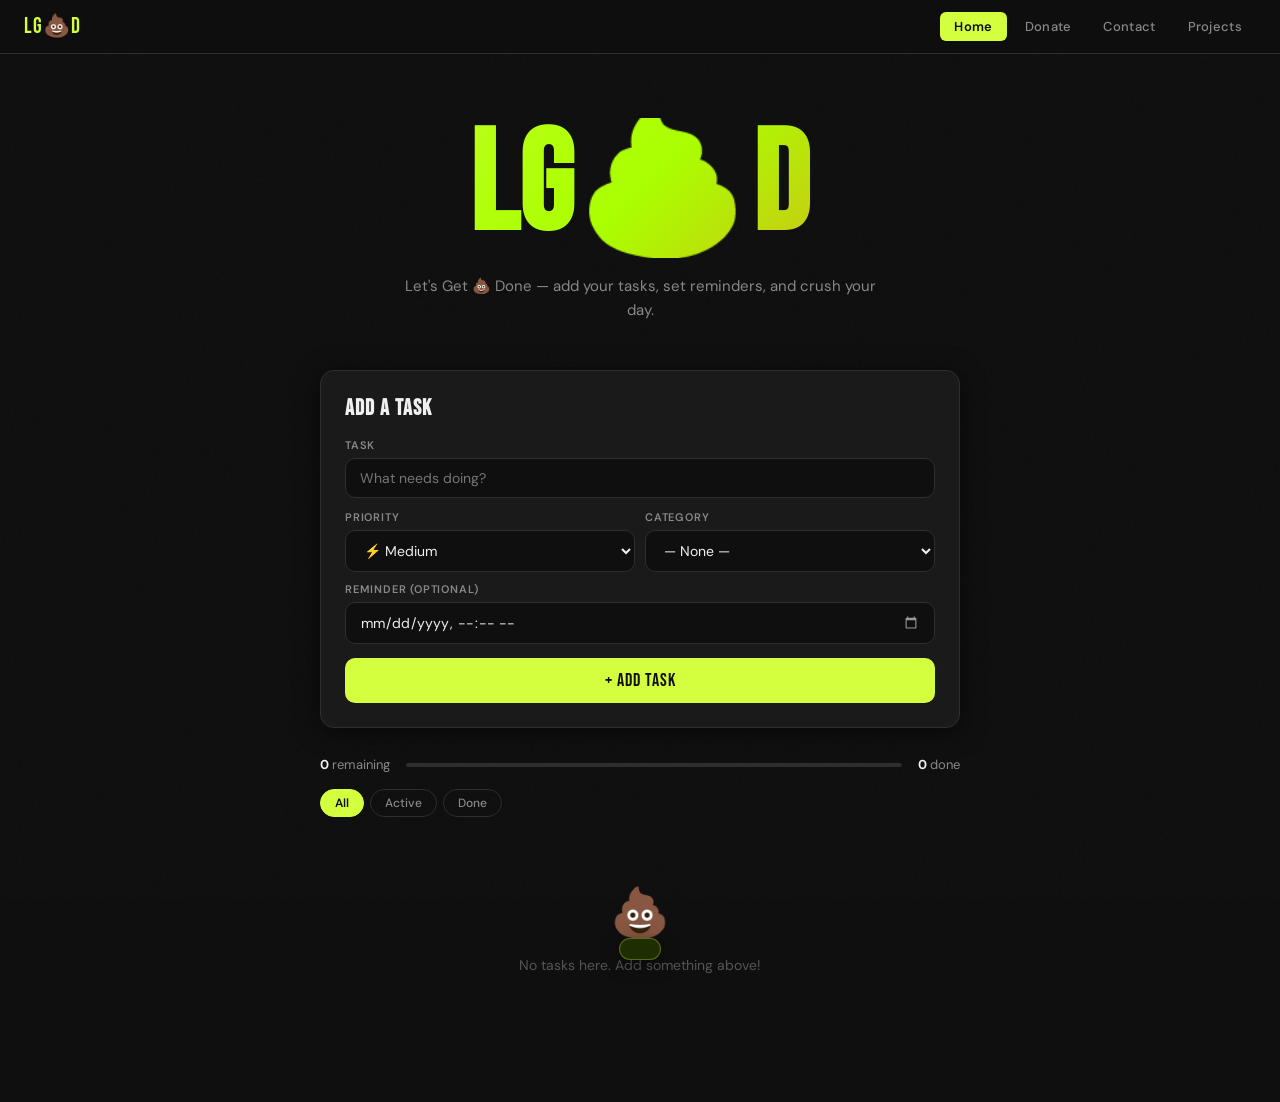
<file: index.html>
<!DOCTYPE html>
<html lang="en">
<head>
  <meta charset="UTF-8">
  <meta name="viewport" content="width=device-width, initial-scale=1.0">
  <title>LG💩D — Let's Get It Done</title>
  <link rel="preconnect" href="https://fonts.googleapis.com">
  <link href="https://fonts.googleapis.com/css2?family=Bebas+Neue&family=DM+Sans:wght@400;500;600&display=swap" rel="stylesheet">
  <style>
    /* ── Reset & Variables ─────────────────────────────── */
    *, *::before, *::after { box-sizing: border-box; margin: 0; padding: 0; }

    :root {
      --bg:       #0f0f0f;
      --surface:  #1a1a1a;
      --border:   #2e2e2e;
      --accent:   #d4ff3e;
      --accent2:  #ff6b35;
      --muted:    #555;
      --text:     #f0f0f0;
      --subtext:  #888;
      --done-bg:  #1c2a0e;
      --done-text:#6aaa1a;
      --radius:   10px;
      --shadow:   0 4px 24px rgba(0,0,0,.5);
    }

    body {
      background: var(--bg);
      color: var(--text);
      font-family: 'DM Sans', sans-serif;
      min-height: 100vh;
      padding: 0;
      overflow-x: hidden;
    }

    /* ── Noise texture overlay ─────────────────────────── */
    body::before {
      content: '';
      position: fixed;
      inset: 0;
      background-image: url("data:image/svg+xml,%3Csvg viewBox='0 0 256 256' xmlns='http://www.w3.org/2000/svg'%3E%3Cfilter id='n'%3E%3CfeTurbulence type='fractalNoise' baseFrequency='0.9' numOctaves='4' stitchTiles='stitch'/%3E%3C/filter%3E%3Crect width='100%25' height='100%25' filter='url(%23n)' opacity='0.04'/%3E%3C/svg%3E");
      pointer-events: none;
      z-index: 0;
      opacity: .4;
    }

    /* ── Top Nav ───────────────────────────────────────── */
    nav {
      display: flex;
      align-items: center;
      gap: 4px;
      padding: 12px 24px;
      border-bottom: 1px solid var(--border);
      position: sticky;
      top: 0;
      background: rgba(15,15,15,.92);
      backdrop-filter: blur(12px);
      z-index: 100;
    }

    nav a {
      color: var(--subtext);
      text-decoration: none;
      font-size: 13px;
      font-weight: 500;
      padding: 6px 14px;
      border-radius: 6px;
      transition: color .2s, background .2s;
      letter-spacing: .3px;
    }
    nav a:hover { color: var(--text); background: var(--border); }
    nav a.active { color: var(--bg); background: var(--accent); font-weight: 600; }

    nav .brand {
      font-family: 'Bebas Neue', sans-serif;
      font-size: 22px;
      color: var(--accent);
      letter-spacing: 1px;
      margin-right: auto;
    }

    /* ── Hero ──────────────────────────────────────────── */
    header {
      position: relative;
      z-index: 1;
      text-align: center;
      padding: 64px 24px 48px;
    }

    header h1 {
      font-family: 'Bebas Neue', sans-serif;
      font-size: clamp(72px, 14vw, 140px);
      line-height: 1;
      letter-spacing: 2px;
      background: linear-gradient(135deg, var(--accent) 0%, #aaff00 50%, var(--accent2) 100%);
      -webkit-background-clip: text;
      -webkit-text-fill-color: transparent;
      background-clip: text;
    }

    header p {
      max-width: 480px;
      margin: 16px auto 0;
      color: var(--subtext);
      font-size: 15px;
      line-height: 1.6;
    }

    /* ── Main layout ───────────────────────────────────── */
    main {
      position: relative;
      z-index: 1;
      max-width: 680px;
      margin: 0 auto;
      padding: 0 20px 80px;
    }

    /* ── Input Card ────────────────────────────────────── */
    .input-card {
      background: var(--surface);
      border: 1px solid var(--border);
      border-radius: 14px;
      padding: 24px;
      box-shadow: var(--shadow);
      margin-bottom: 28px;
    }

    .input-card h2 {
      font-family: 'Bebas Neue', sans-serif;
      font-size: 22px;
      letter-spacing: 1px;
      color: var(--text);
      margin-bottom: 16px;
    }

    .input-row {
      display: flex;
      gap: 10px;
      margin-bottom: 12px;
    }

    input[type="text"],
    input[type="datetime-local"],
    select {
      background: var(--bg);
      border: 1px solid var(--border);
      border-radius: var(--radius);
      color: var(--text);
      font-family: 'DM Sans', sans-serif;
      font-size: 14px;
      padding: 10px 14px;
      outline: none;
      transition: border-color .2s, box-shadow .2s;
      width: 100%;
    }

    input[type="text"]:focus,
    input[type="datetime-local"]:focus,
    select:focus {
      border-color: var(--accent);
      box-shadow: 0 0 0 3px rgba(212,255,62,.12);
    }

    input[type="datetime-local"]::-webkit-calendar-picker-indicator {
      filter: invert(.6);
      cursor: pointer;
    }

    .input-meta {
      display: grid;
      grid-template-columns: 1fr 1fr;
      gap: 10px;
      margin-bottom: 14px;
    }

    label.field-label {
      display: block;
      font-size: 11px;
      font-weight: 600;
      letter-spacing: .8px;
      text-transform: uppercase;
      color: var(--subtext);
      margin-bottom: 6px;
    }

    select option { background: #1a1a1a; }

    /* ── Priority pip ──────────────────────────────────── */
    .priority-wrap { position: relative; }

    /* ── Add Button ────────────────────────────────────── */
    .btn-add {
      width: 100%;
      padding: 12px;
      background: var(--accent);
      color: #0f0f0f;
      border: none;
      border-radius: var(--radius);
      font-family: 'Bebas Neue', sans-serif;
      font-size: 18px;
      letter-spacing: 1px;
      cursor: pointer;
      transition: transform .15s, background .2s, box-shadow .2s;
    }

    .btn-add:hover {
      background: #c5ef30;
      box-shadow: 0 0 20px rgba(212,255,62,.3);
      transform: translateY(-1px);
    }
    .btn-add:active { transform: translateY(0); }

    /* ── Stats bar ─────────────────────────────────────── */
    .stats-bar {
      display: flex;
      align-items: center;
      gap: 16px;
      margin-bottom: 16px;
      font-size: 13px;
      color: var(--subtext);
    }

    .stats-bar strong { color: var(--text); }

    .stats-bar .progress-wrap {
      flex: 1;
      height: 4px;
      background: var(--border);
      border-radius: 99px;
      overflow: hidden;
    }

    .stats-bar .progress-fill {
      height: 100%;
      background: var(--accent);
      border-radius: 99px;
      transition: width .4s ease;
    }

    /* ── Filter tabs ───────────────────────────────────── */
    .filter-tabs {
      display: flex;
      gap: 6px;
      margin-bottom: 16px;
    }

    .filter-tab {
      background: transparent;
      border: 1px solid var(--border);
      color: var(--subtext);
      border-radius: 99px;
      font-family: 'DM Sans', sans-serif;
      font-size: 12px;
      font-weight: 500;
      padding: 5px 14px;
      cursor: pointer;
      transition: all .2s;
    }
    .filter-tab:hover { border-color: var(--accent); color: var(--accent); }
    .filter-tab.active { background: var(--accent); border-color: var(--accent); color: #0f0f0f; font-weight: 600; }

    /* ── Task List ─────────────────────────────────────── */
    #task-list {
      list-style: none;
      display: flex;
      flex-direction: column;
      gap: 10px;
    }

    .task-item {
      background: var(--surface);
      border: 1px solid var(--border);
      border-radius: var(--radius);
      padding: 14px 16px;
      display: flex;
      align-items: flex-start;
      gap: 12px;
      transition: border-color .2s, opacity .3s, transform .3s;
      animation: slideIn .25s ease forwards;
    }

    @keyframes slideIn {
      from { opacity: 0; transform: translateY(-10px); }
      to   { opacity: 1; transform: translateY(0); }
    }

    .task-item:hover { border-color: #3e3e3e; }

    .task-item.done {
      background: var(--done-bg);
      border-color: #2a4a0a;
      opacity: .75;
    }
    .task-item.done .task-text { text-decoration: line-through; color: var(--done-text); }

    /* Custom checkbox */
    .task-check {
      flex-shrink: 0;
      width: 20px;
      height: 20px;
      border: 2px solid var(--border);
      border-radius: 50%;
      cursor: pointer;
      display: flex;
      align-items: center;
      justify-content: center;
      transition: all .2s;
      margin-top: 1px;
    }
    .task-check:hover { border-color: var(--accent); }
    .task-item.done .task-check {
      background: var(--accent);
      border-color: var(--accent);
    }
    .task-item.done .task-check::after {
      content: '✓';
      font-size: 11px;
      font-weight: 700;
      color: #0f0f0f;
    }

    .task-body { flex: 1; min-width: 0; }

    .task-text {
      font-size: 14px;
      font-weight: 500;
      line-height: 1.4;
      color: var(--text);
      word-break: break-word;
    }

    .task-meta {
      display: flex;
      align-items: center;
      gap: 8px;
      margin-top: 6px;
      flex-wrap: wrap;
    }

    .tag {
      font-size: 10px;
      font-weight: 600;
      letter-spacing: .5px;
      text-transform: uppercase;
      padding: 2px 8px;
      border-radius: 99px;
    }

    /* Priority tags */
    .tag-high   { background: rgba(255,80,80,.15); color: #ff6060; }
    .tag-medium { background: rgba(255,165,0,.15);  color: #ffaa00; }
    .tag-low    { background: rgba(100,200,100,.15); color: #64c864; }

    /* Category tags */
    .tag-cat {
      background: rgba(212,255,62,.08);
      color: var(--accent);
      border: 1px solid rgba(212,255,62,.2);
    }

    .task-reminder {
      font-size: 11px;
      color: var(--subtext);
      display: flex;
      align-items: center;
      gap: 4px;
    }

    .btn-delete {
      flex-shrink: 0;
      background: transparent;
      border: 1px solid var(--border);
      color: var(--muted);
      border-radius: 6px;
      font-size: 12px;
      padding: 4px 10px;
      cursor: pointer;
      transition: all .2s;
      font-family: 'DM Sans', sans-serif;
    }
    .btn-delete:hover { background: rgba(255,80,80,.1); border-color: #ff5050; color: #ff5050; }

    /* ── Empty state ───────────────────────────────────── */
    .empty-state {
      text-align: center;
      padding: 48px 24px;
      color: var(--muted);
    }
    .empty-state .emoji { font-size: 48px; display: block; margin-bottom: 12px; }
    .empty-state p { font-size: 14px; }

    /* ── Footer / Notification bar ─────────────────────── */
    .notif-bar {
      position: fixed;
      bottom: 20px;
      left: 50%;
      transform: translateX(-50%) translateY(80px);
      background: #1e2e00;
      border: 1px solid rgba(212,255,62,.3);
      color: var(--accent);
      border-radius: 99px;
      padding: 10px 20px;
      font-size: 13px;
      font-weight: 500;
      z-index: 200;
      transition: transform .3s ease;
      white-space: nowrap;
      box-shadow: 0 4px 20px rgba(0,0,0,.4);
    }
    .notif-bar.show { transform: translateX(-50%) translateY(0); }

    /* ── Scrollbar ─────────────────────────────────────── */
    ::-webkit-scrollbar { width: 6px; }
    ::-webkit-scrollbar-track { background: var(--bg); }
    ::-webkit-scrollbar-thumb { background: var(--border); border-radius: 99px; }

    /* ── Responsive ────────────────────────────────────── */
    @media (max-width: 500px) {
      .input-meta { grid-template-columns: 1fr; }
      nav .brand { font-size: 18px; }
    }
  </style>
</head>
<body>

  <!-- Nav -->
  <nav>
    <span class="brand">LG💩D</span>
    <a class="active" href="index.html">Home</a>
    <a href="donate.html">Donate</a>
    <a href="contact.html">Contact</a>
    <a href="#project">Projects</a>
  </nav>

  <!-- Hero -->
  <header>
    <h1>LG💩D</h1>
    <p>Let's Get 💩 Done — add your tasks, set reminders, and crush your day.</p>
  </header>

  <!-- App -->
  <main>

    <!-- Input card -->
    <div class="input-card">
      <h2>Add a Task</h2>

      <div class="input-row">
        <div style="flex:1">
          <label class="field-label">Task</label>
          <input type="text" id="new-task" placeholder="What needs doing?" aria-label="New task input">
        </div>
      </div>

      <div class="input-meta">
        <div>
          <label class="field-label">Priority</label>
          <select id="priority">
            <option value="medium">⚡ Medium</option>
            <option value="high">🔥 High</option>
            <option value="low">🌿 Low</option>
          </select>
        </div>
        <div>
          <label class="field-label">Category</label>
          <select id="category">
            <option value="">— None —</option>
            <option value="Work">💼 Work</option>
            <option value="Personal">🏠 Personal</option>
            <option value="Health">💪 Health</option>
            <option value="Finance">💰 Finance</option>
            <option value="Other">📌 Other</option>
          </select>
        </div>
        <div style="grid-column:1/-1">
          <label class="field-label">Reminder (optional)</label>
          <input type="datetime-local" id="reminder-time" aria-label="Reminder time">
        </div>
      </div>

      <button class="btn-add" id="add-task">+ Add Task</button>
    </div>

    <!-- Stats + Filter -->
    <div class="stats-bar">
      <span><strong id="stat-remain">0</strong> remaining</span>
      <div class="progress-wrap">
        <div class="progress-fill" id="progress-fill" style="width:0%"></div>
      </div>
      <span><strong id="stat-done">0</strong> done</span>
    </div>

    <div class="filter-tabs">
      <button class="filter-tab active" data-filter="all">All</button>
      <button class="filter-tab" data-filter="active">Active</button>
      <button class="filter-tab" data-filter="done">Done</button>
    </div>

    <!-- Task list -->
    <ul id="task-list"></ul>

    <div class="empty-state" id="empty-state" style="display:none">
      <span class="emoji">💩</span>
      <p>No tasks here. Add something above!</p>
    </div>

  </main>

  <!-- Toast notification bar -->
  <div class="notif-bar" id="notif-bar"></div>

  <script>
    // ── State ──────────────────────────────────────────────
    let tasks = JSON.parse(localStorage.getItem('lgsd-tasks') || '[]');
    let currentFilter = 'all';

    const taskInput     = document.getElementById('new-task');
    const reminderInput = document.getElementById('reminder-time');
    const priorityInput = document.getElementById('priority');
    const categoryInput = document.getElementById('category');
    const addBtn        = document.getElementById('add-task');
    const taskListEl    = document.getElementById('task-list');
    const emptyState    = document.getElementById('empty-state');
    const progressFill  = document.getElementById('progress-fill');
    const statRemain    = document.getElementById('stat-remain');
    const statDone      = document.getElementById('stat-done');
    const notifBar      = document.getElementById('notif-bar');

    // ── Notifications ──────────────────────────────────────
    if ('Notification' in window && Notification.permission === 'default') {
      Notification.requestPermission();
    }

    // ── Toast ──────────────────────────────────────────────
    function showToast(msg, duration = 2500) {
      notifBar.textContent = msg;
      notifBar.classList.add('show');
      clearTimeout(showToast._t);
      showToast._t = setTimeout(() => notifBar.classList.remove('show'), duration);
    }

    // ── Persistence ────────────────────────────────────────
    function save() {
      localStorage.setItem('lgsd-tasks', JSON.stringify(tasks));
    }

    // ── Render ─────────────────────────────────────────────
    function render() {
      taskListEl.innerHTML = '';

      const filtered = tasks.filter(t => {
        if (currentFilter === 'active') return !t.done;
        if (currentFilter === 'done')   return  t.done;
        return true;
      });

      const done    = tasks.filter(t => t.done).length;
      const total   = tasks.length;
      const pct     = total ? Math.round((done / total) * 100) : 0;

      statDone.textContent    = done;
      statRemain.textContent  = total - done;
      progressFill.style.width = pct + '%';

      emptyState.style.display = filtered.length === 0 ? 'block' : 'none';

      filtered.forEach(task => {
        const li = document.createElement('li');
        li.className = 'task-item' + (task.done ? ' done' : '');
        li.dataset.id = task.id;

        // Checkbox
        const check = document.createElement('div');
        check.className = 'task-check';
        check.title = task.done ? 'Mark incomplete' : 'Mark complete';
        check.addEventListener('click', () => toggleDone(task.id));

        // Body
        const body = document.createElement('div');
        body.className = 'task-body';

        const text = document.createElement('div');
        text.className = 'task-text';
        text.textContent = task.text;

        const meta = document.createElement('div');
        meta.className = 'task-meta';

        // Priority tag
        const pTag = document.createElement('span');
        pTag.className = `tag tag-${task.priority}`;
        pTag.textContent = { high: '🔥 High', medium: '⚡ Med', low: '🌿 Low' }[task.priority] || task.priority;
        meta.appendChild(pTag);

        // Category tag
        if (task.category) {
          const cTag = document.createElement('span');
          cTag.className = 'tag tag-cat';
          cTag.textContent = task.category;
          meta.appendChild(cTag);
        }

        // Reminder
        if (task.reminder) {
          const rTag = document.createElement('span');
          rTag.className = 'task-reminder';
          rTag.textContent = '⏰ ' + new Date(task.reminder).toLocaleString([], { month:'short', day:'numeric', hour:'2-digit', minute:'2-digit' });
          meta.appendChild(rTag);
        }

        body.appendChild(text);
        body.appendChild(meta);

        // Delete
        const del = document.createElement('button');
        del.className = 'btn-delete';
        del.textContent = '✕';
        del.title = 'Delete task';
        del.addEventListener('click', () => deleteTask(task.id));

        li.appendChild(check);
        li.appendChild(body);
        li.appendChild(del);
        taskListEl.appendChild(li);
      });
    }

    // ── Add Task ───────────────────────────────────────────
    addBtn.addEventListener('click', addTask);
    taskInput.addEventListener('keydown', e => { if (e.key === 'Enter') addTask(); });

    function addTask() {
      const text = taskInput.value.trim();
      if (!text) {
        taskInput.focus();
        taskInput.style.borderColor = '#ff5050';
        setTimeout(() => taskInput.style.borderColor = '', 800);
        return;
      }

      const reminderVal = reminderInput.value;
      const task = {
        id:       Date.now(),
        text,
        priority: priorityInput.value,
        category: categoryInput.value,
        reminder: reminderVal || null,
        done:     false,
        createdAt: new Date().toISOString(),
      };

      tasks.unshift(task);
      save();
      render();

      // Schedule reminder
      if (reminderVal) {
        const ms = new Date(reminderVal).getTime() - Date.now();
        if (ms > 0) {
          setTimeout(() => {
            if ('Notification' in window && Notification.permission === 'granted') {
              new Notification('LG💩D Reminder', { body: task.text, icon: 'favicon.ico' });
            } else {
              alert(`⏰ Reminder: ${task.text}`);
            }
          }, ms);
          showToast(`⏰ Reminder set for ${new Date(reminderVal).toLocaleTimeString([], { hour:'2-digit', minute:'2-digit' })}`);
        }
      } else {
        showToast('Task added!');
      }

      // Clear
      taskInput.value     = '';
      reminderInput.value = '';
      priorityInput.value = 'medium';
      categoryInput.value = '';
      taskInput.focus();
    }

    // ── Toggle Done ────────────────────────────────────────
    function toggleDone(id) {
      const t = tasks.find(t => t.id === id);
      if (!t) return;
      t.done = !t.done;
      save();
      render();
      if (t.done) showToast('💩 Task crushed!');
    }

    // ── Delete ─────────────────────────────────────────────
    function deleteTask(id) {
      tasks = tasks.filter(t => t.id !== id);
      save();
      render();
      showToast('Task removed.');
    }

    // ── Filter Tabs ────────────────────────────────────────
    document.querySelectorAll('.filter-tab').forEach(btn => {
      btn.addEventListener('click', () => {
        document.querySelectorAll('.filter-tab').forEach(b => b.classList.remove('active'));
        btn.classList.add('active');
        currentFilter = btn.dataset.filter;
        render();
      });
    });

    // ── Init ───────────────────────────────────────────────
    // Re-schedule any pending reminders from saved tasks
    tasks.forEach(t => {
      if (t.reminder && !t.done) {
        const ms = new Date(t.reminder).getTime() - Date.now();
        if (ms > 0) {
          setTimeout(() => {
            if ('Notification' in window && Notification.permission === 'granted') {
              new Notification('LG💩D Reminder', { body: t.text });
            } else {
              alert(`⏰ Reminder: ${t.text}`);
            }
          }, ms);
        }
      }
    });

    render();
  </script>
</body>
</html>
</file>
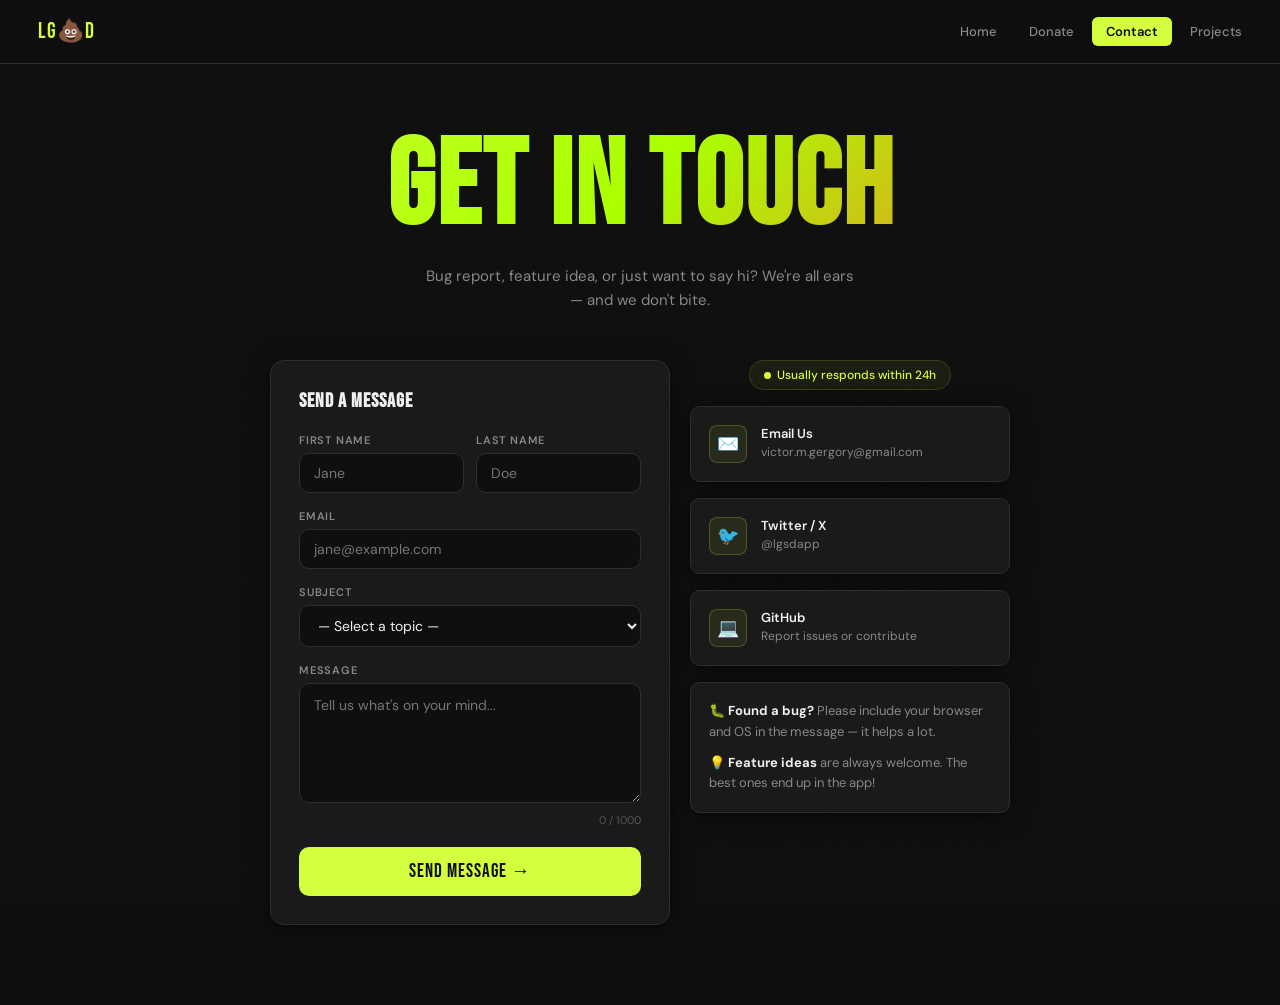
<file: contact.html>
<!DOCTYPE html>
<html lang="en">
<head>
  <meta charset="UTF-8">
  <meta name="viewport" content="width=device-width, initial-scale=1.0">
  <title>LG💩D — Contact</title>
  <link rel="preconnect" href="https://fonts.googleapis.com">
  <link href="https://fonts.googleapis.com/css2?family=Bebas+Neue&family=DM+Sans:wght@400;500;600&display=swap" rel="stylesheet">
  <style>
    *, *::before, *::after { box-sizing: border-box; margin: 0; padding: 0; }

    :root {
      --bg:      #0f0f0f;
      --surface: #1a1a1a;
      --border:  #2e2e2e;
      --accent:  #d4ff3e;
      --accent2: #ff6b35;
      --muted:   #555;
      --text:    #f0f0f0;
      --subtext: #888;
      --radius:  10px;
      --shadow:  0 4px 24px rgba(0,0,0,.5);
    }

    body {
      background: var(--bg);
      color: var(--text);
      font-family: 'DM Sans', sans-serif;
      min-height: 100vh;
      overflow-x: hidden;
    }

    body::before {
      content: '';
      position: fixed;
      inset: 0;
      background-image: url("data:image/svg+xml,%3Csvg viewBox='0 0 256 256' xmlns='http://www.w3.org/2000/svg'%3E%3Cfilter id='n'%3E%3CfeTurbulence type='fractalNoise' baseFrequency='0.9' numOctaves='4' stitchTiles='stitch'/%3E%3C/filter%3E%3Crect width='100%25' height='100%25' filter='url(%23n)' opacity='0.04'/%3E%3C/svg%3E");
      pointer-events: none;
      z-index: 0;
      opacity: .4;
    }

    /* ── Nav ─────────────────────────────────────────────── */
    nav {
      display: flex;
      align-items: center;
      gap: 4px;
      padding: 12px 24px;
      border-bottom: 1px solid var(--border);
      position: sticky;
      top: 0;
      background: rgba(15,15,15,.92);
      backdrop-filter: blur(12px);
      z-index: 100;
    }
    nav .brand {
      font-family: 'Bebas Neue', sans-serif;
      font-size: 22px;
      color: var(--accent);
      letter-spacing: 1px;
      margin-right: auto;
      text-decoration: none;
    }
    nav a {
      color: var(--subtext);
      text-decoration: none;
      font-size: 13px;
      font-weight: 500;
      padding: 6px 14px;
      border-radius: 6px;
      transition: color .2s, background .2s;
    }
    nav a:hover { color: var(--text); background: var(--border); }
    nav a.active { color: var(--bg); background: var(--accent); font-weight: 600; }

    /* ── Header ──────────────────────────────────────────── */
    header {
      position: relative;
      z-index: 1;
      text-align: center;
      padding: 64px 24px 48px;
    }
    header h1 {
      font-family: 'Bebas Neue', sans-serif;
      font-size: clamp(60px, 12vw, 120px);
      line-height: 1;
      letter-spacing: 2px;
      background: linear-gradient(135deg, var(--accent) 0%, #aaff00 50%, var(--accent2) 100%);
      -webkit-background-clip: text;
      -webkit-text-fill-color: transparent;
      background-clip: text;
    }
    header p {
      max-width: 440px;
      margin: 16px auto 0;
      color: var(--subtext);
      font-size: 15px;
      line-height: 1.6;
    }

    /* ── Layout ──────────────────────────────────────────── */
    main {
      position: relative;
      z-index: 1;
      max-width: 780px;
      margin: 0 auto;
      padding: 0 20px 80px;
      display: grid;
      grid-template-columns: 1fr 320px;
      gap: 20px;
      align-items: start;
    }

    @media (max-width: 640px) {
      main { grid-template-columns: 1fr; }
    }

    /* ── Card ────────────────────────────────────────────── */
    .card {
      background: var(--surface);
      border: 1px solid var(--border);
      border-radius: 14px;
      padding: 28px;
      box-shadow: var(--shadow);
    }
    .card h2 {
      font-family: 'Bebas Neue', sans-serif;
      font-size: 20px;
      letter-spacing: 1px;
      color: var(--text);
      margin-bottom: 20px;
    }

    /* ── Form fields ─────────────────────────────────────── */
    .field {
      margin-bottom: 16px;
    }
    .field label {
      display: block;
      font-size: 11px;
      font-weight: 600;
      letter-spacing: .8px;
      text-transform: uppercase;
      color: var(--subtext);
      margin-bottom: 6px;
    }
    .field input,
    .field select,
    .field textarea {
      width: 100%;
      background: var(--bg);
      border: 1px solid var(--border);
      border-radius: var(--radius);
      color: var(--text);
      font-family: 'DM Sans', sans-serif;
      font-size: 14px;
      padding: 10px 14px;
      outline: none;
      transition: border-color .2s, box-shadow .2s;
    }
    .field input:focus,
    .field select:focus,
    .field textarea:focus {
      border-color: var(--accent);
      box-shadow: 0 0 0 3px rgba(212,255,62,.12);
    }
    .field textarea {
      resize: vertical;
      min-height: 120px;
      line-height: 1.6;
    }
    .field select option { background: #1a1a1a; }

    .field-row {
      display: grid;
      grid-template-columns: 1fr 1fr;
      gap: 12px;
    }

    /* Character counter */
    .field-footer {
      display: flex;
      justify-content: flex-end;
      margin-top: 5px;
    }
    .char-count {
      font-size: 11px;
      color: var(--muted);
    }
    .char-count.warn { color: var(--accent2); }

    /* ── Submit ──────────────────────────────────────────── */
    .btn-submit {
      width: 100%;
      padding: 13px;
      background: var(--accent);
      color: #0f0f0f;
      border: none;
      border-radius: var(--radius);
      font-family: 'Bebas Neue', sans-serif;
      font-size: 19px;
      letter-spacing: 1px;
      cursor: pointer;
      transition: transform .15s, background .2s, box-shadow .2s;
      margin-top: 4px;
    }
    .btn-submit:hover {
      background: #c5ef30;
      box-shadow: 0 0 24px rgba(212,255,62,.3);
      transform: translateY(-1px);
    }
    .btn-submit:active { transform: translateY(0); }
    .btn-submit:disabled {
      opacity: .5;
      cursor: not-allowed;
      transform: none;
      box-shadow: none;
    }

    /* ── Success state ───────────────────────────────────── */
    .success-state {
      display: none;
      text-align: center;
      padding: 32px 16px;
      animation: fadeIn .4s ease;
    }
    .success-state.show { display: block; }
    @keyframes fadeIn { from { opacity:0; transform:translateY(10px); } to { opacity:1; transform:translateY(0); } }
    .success-state .big-emoji { font-size: 56px; display: block; margin-bottom: 14px; }
    .success-state h3 {
      font-family: 'Bebas Neue', sans-serif;
      font-size: 32px;
      color: var(--accent);
      letter-spacing: 1px;
      margin-bottom: 8px;
    }
    .success-state p { color: var(--subtext); font-size: 14px; line-height: 1.5; }
    .btn-reset {
      margin-top: 20px;
      background: transparent;
      border: 1px solid var(--border);
      color: var(--subtext);
      border-radius: var(--radius);
      font-family: 'DM Sans', sans-serif;
      font-size: 13px;
      padding: 8px 18px;
      cursor: pointer;
      transition: all .2s;
    }
    .btn-reset:hover { color: var(--text); border-color: var(--text); }

    /* ── Sidebar ─────────────────────────────────────────── */
    .sidebar { display: flex; flex-direction: column; gap: 16px; }

    .contact-item {
      display: flex;
      align-items: flex-start;
      gap: 14px;
      padding: 18px;
      background: var(--surface);
      border: 1px solid var(--border);
      border-radius: var(--radius);
      box-shadow: var(--shadow);
      text-decoration: none;
      color: inherit;
      transition: border-color .2s;
    }
    .contact-item:hover { border-color: var(--accent); }
    .contact-icon {
      width: 38px;
      height: 38px;
      background: rgba(212,255,62,.08);
      border: 1px solid rgba(212,255,62,.2);
      border-radius: 8px;
      display: flex;
      align-items: center;
      justify-content: center;
      font-size: 18px;
      flex-shrink: 0;
    }
    .contact-body p:first-child {
      font-weight: 600;
      font-size: 13px;
      margin-bottom: 2px;
    }
    .contact-body p:last-child {
      font-size: 12px;
      color: var(--subtext);
    }

    /* ── Response time ───────────────────────────────────── */
    .response-pill {
      display: inline-flex;
      align-items: center;
      gap: 6px;
      background: rgba(212,255,62,.06);
      border: 1px solid rgba(212,255,62,.15);
      border-radius: 99px;
      padding: 6px 14px;
      font-size: 12px;
      color: var(--accent);
      font-weight: 500;
    }
    .response-pill::before {
      content: '';
      width: 7px;
      height: 7px;
      background: var(--accent);
      border-radius: 50%;
      animation: pulse 2s infinite;
    }
    @keyframes pulse {
      0%, 100% { opacity: 1; }
      50%       { opacity: .3; }
    }

    .sidebar-note {
      background: var(--surface);
      border: 1px solid var(--border);
      border-radius: var(--radius);
      padding: 18px;
      box-shadow: var(--shadow);
    }
    .sidebar-note p {
      font-size: 13px;
      color: var(--subtext);
      line-height: 1.6;
    }
    .sidebar-note p + p { margin-top: 10px; }

    ::-webkit-scrollbar { width: 6px; }
    ::-webkit-scrollbar-track { background: var(--bg); }
    ::-webkit-scrollbar-thumb { background: var(--border); border-radius: 99px; }

    @media (max-width: 480px) {
      .field-row { grid-template-columns: 1fr; }
    }
  </style>
</head>
<body>

  <nav>
    <a class="brand" href="index.html">LG💩D</a>
    <a href="index.html">Home</a>
    <a href="donate.html">Donate</a>
    <a href="contact.html" class="active">Contact</a>
    <a href="#project">Projects</a>
  </nav>

  <header>
    <h1>Get in Touch</h1>
    <p>Bug report, feature idea, or just want to say hi? We're all ears — and we don't bite.</p>
  </header>

  <main>

    <!-- Contact form -->
    <div class="card">
      <div id="contact-form">
        <h2>Send a Message</h2>

        <div class="field-row">
          <div class="field">
            <label for="fname">First Name</label>
            <input type="text" id="fname" placeholder="Jane">
          </div>
          <div class="field">
            <label for="lname">Last Name</label>
            <input type="text" id="lname" placeholder="Doe">
          </div>
        </div>

        <div class="field">
          <label for="email">Email</label>
          <input type="email" id="email" placeholder="jane@example.com">
        </div>

        <div class="field">
          <label for="subject">Subject</label>
          <select id="subject">
            <option value="">— Select a topic —</option>
            <option value="bug">🐛 Bug Report</option>
            <option value="feature">💡 Feature Request</option>
            <option value="feedback">💬 General Feedback</option>
            <option value="business">💼 Business Inquiry</option>
            <option value="other">📌 Other</option>
          </select>
        </div>

        <div class="field">
          <label for="message">Message</label>
          <textarea id="message" placeholder="Tell us what's on your mind..."></textarea>
          <div class="field-footer">
            <span class="char-count" id="char-count">0 / 1000</span>
          </div>
        </div>

        <button class="btn-submit" id="submit-btn">Send Message →</button>
      </div>

      <!-- Success state -->
      <div class="success-state" id="success-state">
        <span class="big-emoji">💩</span>
        <h3>Message Sent!</h3>
        <p>Thanks for reaching out.<br>We'll get back to you as soon as we can.</p>
        <button class="btn-reset" id="reset-btn">Send another message</button>
      </div>
    </div>

    <!-- Sidebar -->
    <aside class="sidebar">

      <div style="display:flex; justify-content:center;">
        <span class="response-pill">Usually responds within 24h</span>
      </div>

      <a class="contact-item" href="mailto:victor.m.gregory@gmail.com">
        <div class="contact-icon">✉️</div>
        <div class="contact-body">
          <p>Email Us</p>
          <p>victor.m.gergory@gmail.com</p>
        </div>
      </a>

      <a class="contact-item" href="https://twitter.com/lgsdapp" target="_blank" rel="noopener">
        <div class="contact-icon">🐦</div>
        <div class="contact-body">
          <p>Twitter / X</p>
          <p>@lgsdapp</p>
        </div>
      </a>

      <a class="contact-item" href="https://github.com/lgsdapp" target="_blank" rel="noopener">
        <div class="contact-icon">💻</div>
        <div class="contact-body">
          <p>GitHub</p>
          <p>Report issues or contribute</p>
        </div>
      </a>

      <div class="sidebar-note">
        <p>🐛 <strong style="color:var(--text)">Found a bug?</strong> Please include your browser and OS in the message — it helps a lot.</p>
        <p>💡 <strong style="color:var(--text)">Feature ideas</strong> are always welcome. The best ones end up in the app!</p>
      </div>

    </aside>

  </main>

  <script>
    const messageBox  = document.getElementById('message');
    const charCount   = document.getElementById('char-count');
    const submitBtn   = document.getElementById('submit-btn');
    const contactForm = document.getElementById('contact-form');
    const successState = document.getElementById('success-state');
    const resetBtn    = document.getElementById('reset-btn');
    const MAX = 1000;

    messageBox.addEventListener('input', () => {
      const len = messageBox.value.length;
      charCount.textContent = `${len} / ${MAX}`;
      charCount.classList.toggle('warn', len > MAX * 0.9);
      if (len > MAX) messageBox.value = messageBox.value.slice(0, MAX);
    });

    function validate() {
      const fname   = document.getElementById('fname').value.trim();
      const email   = document.getElementById('email').value.trim();
      const subject = document.getElementById('subject').value;
      const message = messageBox.value.trim();
      return fname && email && subject && message;
    }

    function highlight(el) {
      el.style.borderColor = '#ff5050';
      el.style.boxShadow = '0 0 0 3px rgba(255,80,80,.1)';
      setTimeout(() => { el.style.borderColor = ''; el.style.boxShadow = ''; }, 900);
    }

    submitBtn.addEventListener('click', () => {
      const fname   = document.getElementById('fname');
      const email   = document.getElementById('email');
      const subject = document.getElementById('subject');

      let ok = true;
      if (!fname.value.trim())   { highlight(fname);   ok = false; }
      if (!email.value.trim())   { highlight(email);   ok = false; }
      if (!subject.value)        { highlight(subject); ok = false; }
      if (!messageBox.value.trim()) { highlight(messageBox); ok = false; }
      if (!ok) return;

      // Wire up your form backend here (Formspree, EmailJS, etc.)
      submitBtn.disabled = true;
      submitBtn.textContent = 'Sending…';

      setTimeout(() => {
        contactForm.style.display = 'none';
        successState.classList.add('show');
      }, 800); // Simulated delay — replace with real fetch()
    });

    resetBtn.addEventListener('click', () => {
      successState.classList.remove('show');
      contactForm.style.display = 'block';
      submitBtn.disabled = false;
      submitBtn.textContent = 'Send Message →';
      document.getElementById('fname').value = '';
      document.getElementById('lname').value = '';
      document.getElementById('email').value = '';
      document.getElementById('subject').value = '';
      messageBox.value = '';
      charCount.textContent = '0 / 1000';
    });
  </script>
</body>
</html>
</file>
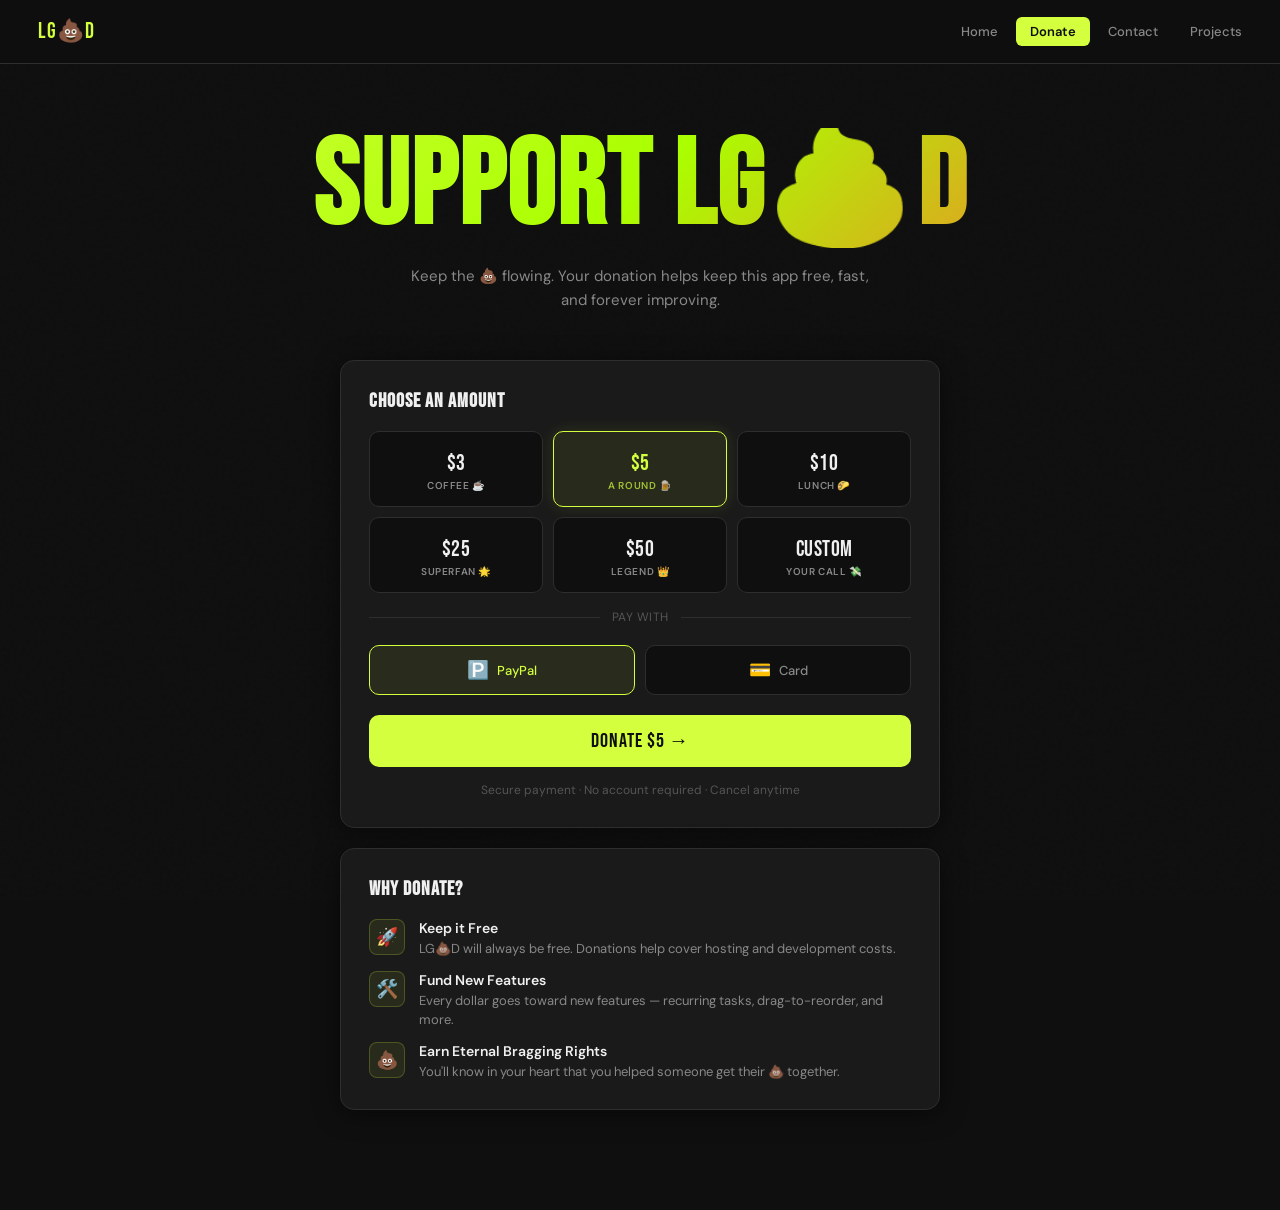
<file: donate.html>
<!DOCTYPE html>
<html lang="en">
<head>
  <meta charset="UTF-8">
  <meta name="viewport" content="width=device-width, initial-scale=1.0">
  <title>LG💩D — Donate</title>
  <link rel="preconnect" href="https://fonts.googleapis.com">
  <link href="https://fonts.googleapis.com/css2?family=Bebas+Neue&family=DM+Sans:wght@400;500;600&display=swap" rel="stylesheet">
  <style>
    *, *::before, *::after { box-sizing: border-box; margin: 0; padding: 0; }

    :root {
      --bg:      #0f0f0f;
      --surface: #1a1a1a;
      --border:  #2e2e2e;
      --accent:  #d4ff3e;
      --accent2: #ff6b35;
      --muted:   #555;
      --text:    #f0f0f0;
      --subtext: #888;
      --radius:  10px;
      --shadow:  0 4px 24px rgba(0,0,0,.5);
    }

    body {
      background: var(--bg);
      color: var(--text);
      font-family: 'DM Sans', sans-serif;
      min-height: 100vh;
      overflow-x: hidden;
    }

    body::before {
      content: '';
      position: fixed;
      inset: 0;
      background-image: url("data:image/svg+xml,%3Csvg viewBox='0 0 256 256' xmlns='http://www.w3.org/2000/svg'%3E%3Cfilter id='n'%3E%3CfeTurbulence type='fractalNoise' baseFrequency='0.9' numOctaves='4' stitchTiles='stitch'/%3E%3C/filter%3E%3Crect width='100%25' height='100%25' filter='url(%23n)' opacity='0.04'/%3E%3C/svg%3E");
      pointer-events: none;
      z-index: 0;
      opacity: .4;
    }

    /* ── Nav ─────────────────────────────────────────────── */
    nav {
      display: flex;
      align-items: center;
      gap: 4px;
      padding: 12px 24px;
      border-bottom: 1px solid var(--border);
      position: sticky;
      top: 0;
      background: rgba(15,15,15,.92);
      backdrop-filter: blur(12px);
      z-index: 100;
    }
    nav .brand {
      font-family: 'Bebas Neue', sans-serif;
      font-size: 22px;
      color: var(--accent);
      letter-spacing: 1px;
      margin-right: auto;
      text-decoration: none;
    }
    nav a {
      color: var(--subtext);
      text-decoration: none;
      font-size: 13px;
      font-weight: 500;
      padding: 6px 14px;
      border-radius: 6px;
      transition: color .2s, background .2s;
    }
    nav a:hover { color: var(--text); background: var(--border); }
    nav a.active { color: var(--bg); background: var(--accent); font-weight: 600; }

    /* ── Layout ──────────────────────────────────────────── */
    header {
      position: relative;
      z-index: 1;
      text-align: center;
      padding: 64px 24px 48px;
    }
    header h1 {
      font-family: 'Bebas Neue', sans-serif;
      font-size: clamp(60px, 12vw, 120px);
      line-height: 1;
      letter-spacing: 2px;
      background: linear-gradient(135deg, var(--accent) 0%, #aaff00 50%, var(--accent2) 100%);
      -webkit-background-clip: text;
      -webkit-text-fill-color: transparent;
      background-clip: text;
    }
    header p {
      max-width: 460px;
      margin: 16px auto 0;
      color: var(--subtext);
      font-size: 15px;
      line-height: 1.6;
    }

    main {
      position: relative;
      z-index: 1;
      max-width: 640px;
      margin: 0 auto;
      padding: 0 20px 80px;
    }

    /* ── Card ────────────────────────────────────────────── */
    .card {
      background: var(--surface);
      border: 1px solid var(--border);
      border-radius: 14px;
      padding: 28px;
      box-shadow: var(--shadow);
      margin-bottom: 20px;
    }
    .card h2 {
      font-family: 'Bebas Neue', sans-serif;
      font-size: 20px;
      letter-spacing: 1px;
      color: var(--text);
      margin-bottom: 18px;
    }

    /* ── Amount selector ─────────────────────────────────── */
    .amount-grid {
      display: grid;
      grid-template-columns: repeat(3, 1fr);
      gap: 10px;
      margin-bottom: 16px;
    }
    .amount-btn {
      background: var(--bg);
      border: 1px solid var(--border);
      color: var(--text);
      border-radius: var(--radius);
      font-family: 'Bebas Neue', sans-serif;
      font-size: 22px;
      letter-spacing: .5px;
      padding: 18px 10px 14px;
      cursor: pointer;
      text-align: center;
      transition: all .2s;
      position: relative;
    }
    .amount-btn small {
      display: block;
      font-family: 'DM Sans', sans-serif;
      font-size: 10px;
      font-weight: 600;
      letter-spacing: .6px;
      text-transform: uppercase;
      color: var(--subtext);
      margin-top: 2px;
    }
    .amount-btn:hover {
      border-color: var(--accent);
      color: var(--accent);
    }
    .amount-btn.selected {
      background: rgba(212,255,62,.08);
      border-color: var(--accent);
      color: var(--accent);
      box-shadow: 0 0 16px rgba(212,255,62,.12);
    }
    .amount-btn.selected small { color: var(--accent); opacity: .7; }

    /* Custom amount */
    .custom-row {
      display: flex;
      align-items: center;
      gap: 0;
      background: var(--bg);
      border: 1px solid var(--border);
      border-radius: var(--radius);
      overflow: hidden;
      transition: border-color .2s, box-shadow .2s;
      margin-bottom: 20px;
    }
    .custom-row:focus-within {
      border-color: var(--accent);
      box-shadow: 0 0 0 3px rgba(212,255,62,.12);
    }
    .custom-row span {
      padding: 10px 14px;
      color: var(--subtext);
      font-weight: 600;
      font-size: 15px;
      border-right: 1px solid var(--border);
    }
    .custom-row input {
      flex: 1;
      background: transparent;
      border: none;
      color: var(--text);
      font-family: 'DM Sans', sans-serif;
      font-size: 15px;
      padding: 10px 14px;
      outline: none;
    }
    .custom-row input::placeholder { color: var(--muted); }

    /* ── Divider ─────────────────────────────────────────── */
    .divider {
      display: flex;
      align-items: center;
      gap: 12px;
      color: var(--muted);
      font-size: 12px;
      letter-spacing: .5px;
      text-transform: uppercase;
      margin-bottom: 20px;
    }
    .divider::before, .divider::after {
      content: '';
      flex: 1;
      height: 1px;
      background: var(--border);
    }

    /* ── Payment method ──────────────────────────────────── */
    .method-grid {
      display: grid;
      grid-template-columns: 1fr 1fr;
      gap: 10px;
      margin-bottom: 20px;
    }
    .method-btn {
      background: var(--bg);
      border: 1px solid var(--border);
      color: var(--subtext);
      border-radius: var(--radius);
      font-family: 'DM Sans', sans-serif;
      font-size: 13px;
      font-weight: 500;
      padding: 12px;
      cursor: pointer;
      display: flex;
      align-items: center;
      justify-content: center;
      gap: 8px;
      transition: all .2s;
    }
    .method-btn:hover { border-color: var(--accent); color: var(--text); }
    .method-btn.selected {
      background: rgba(212,255,62,.08);
      border-color: var(--accent);
      color: var(--accent);
    }
    .method-icon { font-size: 18px; }

    /* ── Submit btn ──────────────────────────────────────── */
    .btn-donate {
      width: 100%;
      padding: 14px;
      background: var(--accent);
      color: #0f0f0f;
      border: none;
      border-radius: var(--radius);
      font-family: 'Bebas Neue', sans-serif;
      font-size: 20px;
      letter-spacing: 1px;
      cursor: pointer;
      transition: transform .15s, background .2s, box-shadow .2s;
    }
    .btn-donate:hover {
      background: #c5ef30;
      box-shadow: 0 0 24px rgba(212,255,62,.3);
      transform: translateY(-1px);
    }
    .btn-donate:active { transform: translateY(0); }

    /* ── Perks ───────────────────────────────────────────── */
    .perk-list {
      display: flex;
      flex-direction: column;
      gap: 12px;
    }
    .perk {
      display: flex;
      align-items: flex-start;
      gap: 14px;
    }
    .perk-icon {
      width: 36px;
      height: 36px;
      border-radius: 8px;
      background: rgba(212,255,62,.08);
      border: 1px solid rgba(212,255,62,.2);
      display: flex;
      align-items: center;
      justify-content: center;
      font-size: 18px;
      flex-shrink: 0;
    }
    .perk-body p:first-child {
      font-weight: 600;
      font-size: 14px;
      margin-bottom: 2px;
    }
    .perk-body p:last-child {
      font-size: 13px;
      color: var(--subtext);
      line-height: 1.5;
    }

    /* ── Thank you overlay ───────────────────────────────── */
    .thank-you {
      display: none;
      text-align: center;
      padding: 40px 20px;
      animation: fadeIn .4s ease;
    }
    .thank-you.show { display: block; }
    @keyframes fadeIn { from { opacity:0; transform:translateY(10px); } to { opacity:1; transform:translateY(0); } }
    .thank-you .big-emoji { font-size: 64px; display: block; margin-bottom: 16px; }
    .thank-you h3 {
      font-family: 'Bebas Neue', sans-serif;
      font-size: 36px;
      color: var(--accent);
      letter-spacing: 1px;
      margin-bottom: 8px;
    }
    .thank-you p { color: var(--subtext); font-size: 14px; }

    /* ── Fine print ──────────────────────────────────────── */
    .fine-print {
      text-align: center;
      font-size: 12px;
      color: var(--muted);
      margin-top: 14px;
      line-height: 1.5;
    }

    ::-webkit-scrollbar { width: 6px; }
    ::-webkit-scrollbar-track { background: var(--bg); }
    ::-webkit-scrollbar-thumb { background: var(--border); border-radius: 99px; }

    @media (max-width: 480px) {
      .amount-grid { grid-template-columns: repeat(2, 1fr); }
      .method-grid { grid-template-columns: 1fr; }
    }
  </style>
</head>
<body>

  <nav>
    <a class="brand" href="index.html">LG💩D</a>
    <a href="index.html">Home</a>
    <a href="donate.html" class="active">Donate</a>
    <a href="contact.html">Contact</a>
    <a href="#project">Projects</a>
  </nav>

  <header>
    <h1>Support LG💩D</h1>
    <p>Keep the 💩 flowing. Your donation helps keep this app free, fast, and forever improving.</p>
  </header>

  <main>

    <!-- Donation form card -->
    <div class="card" id="donate-card">

      <div id="donate-form">
        <h2>Choose an Amount</h2>

        <div class="amount-grid">
          <button class="amount-btn" data-amount="3">$3<small>Coffee ☕</small></button>
          <button class="amount-btn selected" data-amount="5">$5<small>A round 🍺</small></button>
          <button class="amount-btn" data-amount="10">$10<small>Lunch 🌮</small></button>
          <button class="amount-btn" data-amount="25">$25<small>Superfan 🌟</small></button>
          <button class="amount-btn" data-amount="50">$50<small>Legend 👑</small></button>
          <button class="amount-btn" data-amount="custom">Custom<small>Your call 💸</small></button>
        </div>

        <div class="custom-row" id="custom-row" style="display:none">
          <span>$</span>
          <input type="number" id="custom-amount" placeholder="Enter amount" min="1">
        </div>

        <div class="divider">Pay with</div>

        <div class="method-grid">
          <button class="method-btn selected" data-method="paypal">
            <span class="method-icon">🅿️</span> PayPal
          </button>
          <button class="method-btn" data-method="card">
            <span class="method-icon">💳</span> Card
          </button>
        </div>

        <button class="btn-donate" id="donate-btn">Donate $5 →</button>
        <p class="fine-print">Secure payment · No account required · Cancel anytime</p>
      </div>

      <!-- Thank you state -->
      <div class="thank-you" id="thank-you">
        <span class="big-emoji">💩</span>
        <h3>You're a Legend!</h3>
        <p>Thanks for keeping the 💩 rolling.<br>Your support means everything.</p>
      </div>

    </div>

    <!-- Perks card -->
    <div class="card">
      <h2>Why Donate?</h2>
      <div class="perk-list">
        <div class="perk">
          <div class="perk-icon">🚀</div>
          <div class="perk-body">
            <p>Keep it Free</p>
            <p>LG💩D will always be free. Donations help cover hosting and development costs.</p>
          </div>
        </div>
        <div class="perk">
          <div class="perk-icon">🛠️</div>
          <div class="perk-body">
            <p>Fund New Features</p>
            <p>Every dollar goes toward new features — recurring tasks, drag-to-reorder, and more.</p>
          </div>
        </div>
        <div class="perk">
          <div class="perk-icon">💩</div>
          <div class="perk-body">
            <p>Earn Eternal Bragging Rights</p>
            <p>You'll know in your heart that you helped someone get their 💩 together.</p>
          </div>
        </div>
      </div>
    </div>

  </main>

  <script>
    let selectedAmount = 5;
    let selectedMethod = 'paypal';

    const amountBtns  = document.querySelectorAll('.amount-btn');
    const methodBtns  = document.querySelectorAll('.method-btn');
    const customRow   = document.getElementById('custom-row');
    const customInput = document.getElementById('custom-amount');
    const donateBtn   = document.getElementById('donate-btn');
    const donateForm  = document.getElementById('donate-form');
    const thankYou    = document.getElementById('thank-you');

    function updateDonateBtn() {
      const amt = selectedAmount === 'custom'
        ? (parseFloat(customInput.value) || 0)
        : selectedAmount;
      donateBtn.textContent = amt > 0 ? `Donate $${amt} →` : 'Donate →';
    }

    amountBtns.forEach(btn => {
      btn.addEventListener('click', () => {
        amountBtns.forEach(b => b.classList.remove('selected'));
        btn.classList.add('selected');
        selectedAmount = btn.dataset.amount === 'custom' ? 'custom' : Number(btn.dataset.amount);
        customRow.style.display = btn.dataset.amount === 'custom' ? 'flex' : 'none';
        if (btn.dataset.amount !== 'custom') updateDonateBtn();
        else customInput.focus();
      });
    });

    customInput.addEventListener('input', updateDonateBtn);

    methodBtns.forEach(btn => {
      btn.addEventListener('click', () => {
        methodBtns.forEach(b => b.classList.remove('selected'));
        btn.classList.add('selected');
        selectedMethod = btn.dataset.method;
      });
    });

    donateBtn.addEventListener('click', () => {
      const amt = selectedAmount === 'custom'
        ? parseFloat(customInput.value)
        : selectedAmount;
      if (!amt || amt <= 0) {
        customInput.focus();
        customRow.style.borderColor = '#ff5050';
        setTimeout(() => customRow.style.borderColor = '', 800);
        return;
      }
      window.open(`https://www.paypal.com/donate/?hosted_button_id=4G6LXCQH5KFL4&amount=${amt}`, '_blank');
    });


    updateDonateBtn();
  </script>
</body>
</html>
</file>
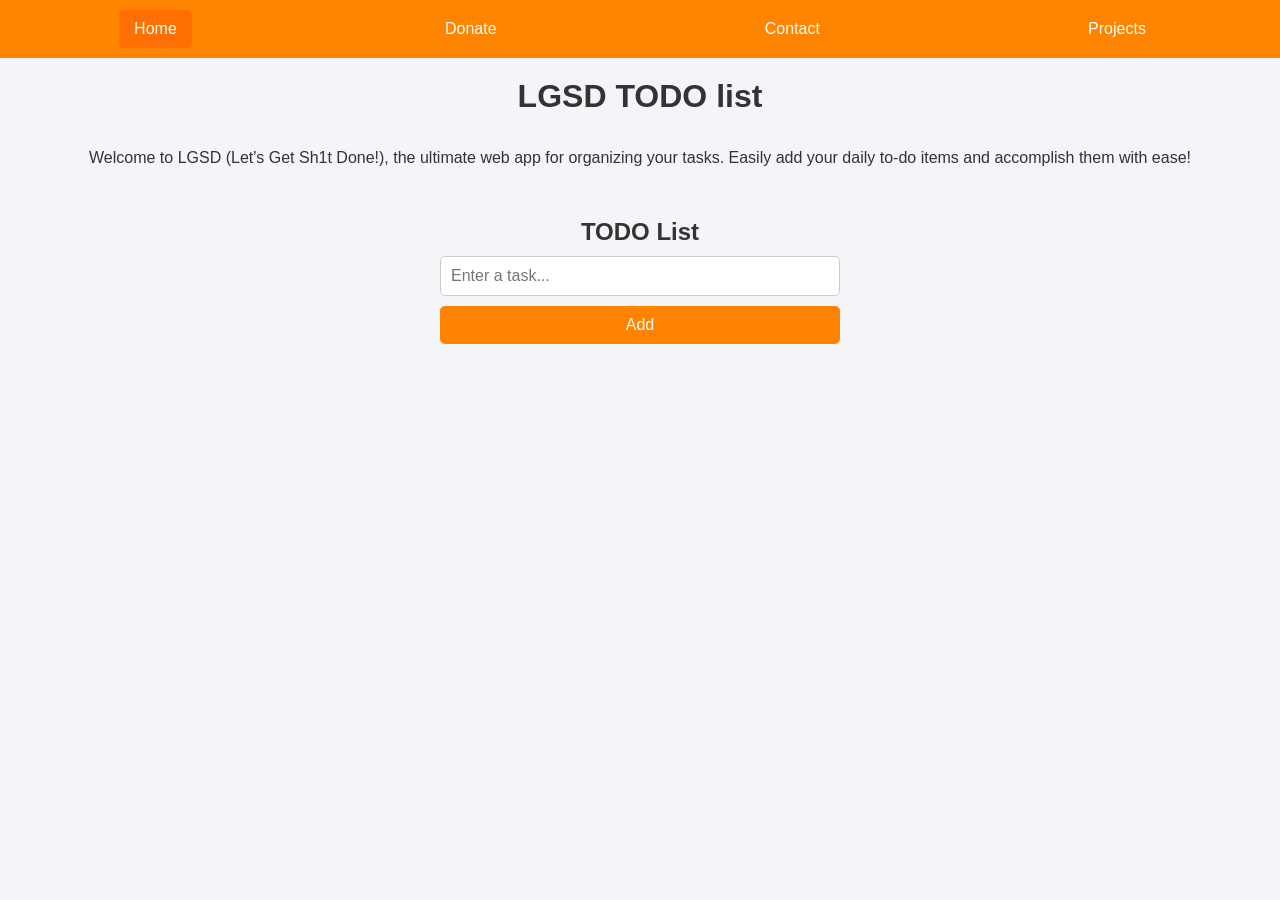
<file: indexlgsd.html>
<!DOCTYPE html>
<html lang="en">
<head>
    <meta charset="UTF-8">
    <meta name="viewport" content="width=device-width, initial-scale=1.0">
    <title>LGSD APP</title>
    <link rel="stylesheet" href="style.css">
    <link rel="icon" href="/images/favicon.ico">
</head>
<body>
    <!-- Navigation bar -->
    <div class="topnav">
        <a class="active" href="#home">Home</a>
        <a href="#donate">Donate</a>
        <a href="#contact">Contact</a>
        <a href="#project">Projects</a>
    </div>

    <!-- Header -->
    <h1>LGSD TODO list</h1>
    <p>Welcome to LGSD (Let's Get Sh1t Done!), the ultimate web app for organizing your tasks. Easily add your daily to-do items and accomplish them with ease!</p>
    <br />

    <!-- Task input section -->
    <h2>TODO List</h2>
    <input type="text" id="new-task" placeholder="Enter a task..." aria-label="New task input">
    <button id="add-task" aria-label="Add new task">Add</button>
    <ul id="task-list">
        <!-- Example task -->
        <!-- <li>Example Task</li> -->
    </ul>

    <!-- JavaScript -->
    <script src="script.js"></script>
</body>
</html>
</file>
<file: style.css>
/* General Styles */

body {
  font-family: Roboto, sans-serif;
  background-color: #f4f4f9;
  color: #333;
  margin: 0;
  padding: 0;
  display: flex;
  flex-direction: column;
  align-items: center;
  min-height: 100vh;
}

/* Navigation Bar */
.topnav {
  width: 100%;
  background-color: #ff8400;
  overflow: hidden;
  display: flex;
  justify-content: space-around;
  padding: 10px 0;
}

.topnav a {
  color: white;
  text-decoration: none;
  font-size: 16px;
  padding: 10px 15px;
  border-radius: 5px;
}

.topnav a.active,
.topnav a:hover {
  background-color: #ff6f01;
}

/* Header */
h1 {
  font-size: 2rem;
  margin-top: 20px;
  text-align: center;
}

h2 {
  font-size: 1.5rem;
  margin-top: 20px;
  text-align: center;
}

h3 {
  font-size: 1.2rem;
  margin-top: 20px 0 10px;
  text-align: center;
}

/* Description */
p {
  font-size: 1rem;
  margin: 10px 20px;
  text-align: center;
  line-height: 1.5;
}

/* Task Input Section */
h2 {
  font-size: 1.5rem;
  margin: 20px 0 10px;
}

input[type="text"] {
  width: calc(100% - 40px);
  max-width: 400px;
  padding: 10px;
  font-size: 1rem;
  border: 1px solid #ccc;
  border-radius: 5px;
  margin-bottom: 10px;
  box-sizing: border-box;
}

button#add-task {
  display: block;
  background-color: #FF8300;
  color: white;
  font-size: 1rem;
  padding: 10px 15px;
  border: none;
  border-radius: 5px;
  cursor: pointer;
  margin-bottom: 20px;
  width: calc(100% - 40px);
  max-width: 400px;
}

button#add-task:hover {
  background-color: #e78a00;
}

/* task Box */
.taskbox {
  background-color: #E4C045;
  padding: 0;
  margin: 0;
  width: calc(100% - 40px);
  max-width: 400px;
}
  
/* Task List */
ul#task-list {
  list-style: none;
  padding: 0;
  margin: 0;
  width: calc(100% - 40px);
  max-width: 400px;
}

ul#task-list li {
  display: flex;
  justify-content: space-between;
  align-items: center;
  background-color: #fff;
  margin-bottom: 10px;
  padding: 10px 15px;
  border-radius: 5px;
  box-shadow: 0 2px 4px rgba(0, 0, 0, 0.1);
}

ul#task-list li span {
  font-size: 1rem;
}

ul#task-list li button.delete-btn {
  background-color: #FF5C5C;
  color: white;
  border: none;
  border-radius: 5px;
  padding: 5px 10px;
  font-size: 0.9rem;
  cursor: pointer;
}

ul#task-list li button.delete-btn:hover {
  background-color: #ff504d;
}

/* Disclaimer */
.disclaimer {
  background-color: #FF8400; /* Orange background */
  color: white; /* White text */
  padding: 20px; /* Space inside the box */
  margin: 20px auto; /* Centered with margin from other elements */
  max-width: 600px; /* Restrict maximum width for readability */
  border-radius: 10px; /* Rounded corners */
  box-shadow: 0 4px 8px rgba(0, 0, 0, 0.2); /* Subtle shadow for depth */
  text-align: center; /* Center-align the text */
  font-size: 1rem; /* Text size */
}

.disclaimer h3 {
  font-size: 1.5rem; /* Larger font size for the title */
  margin-bottom: 10px; /* Add spacing below the title */
}

.disclaimer p {
  font-size: 1rem;
  line-height: 1.5; /* Increase line spacing for readability */
}

/* Mobile-Friendly Adjustments */
@media (max-width: 768px) {
  h1 {
    font-size: 1.8rem;
  }

  p {
    font-size: 0.9rem;
    margin: 10px 15px;
  }

  input[type="text"],
  button#add-task {
    width: calc(100% - 30px);
  }

  ul#task-list li {
    flex-direction: column;
    align-items: flex-start;
  }

  ul#task-list li button.delete-btn {
    margin-top: 10px;
    align-self: flex-end;
  }
  
}
</file>
